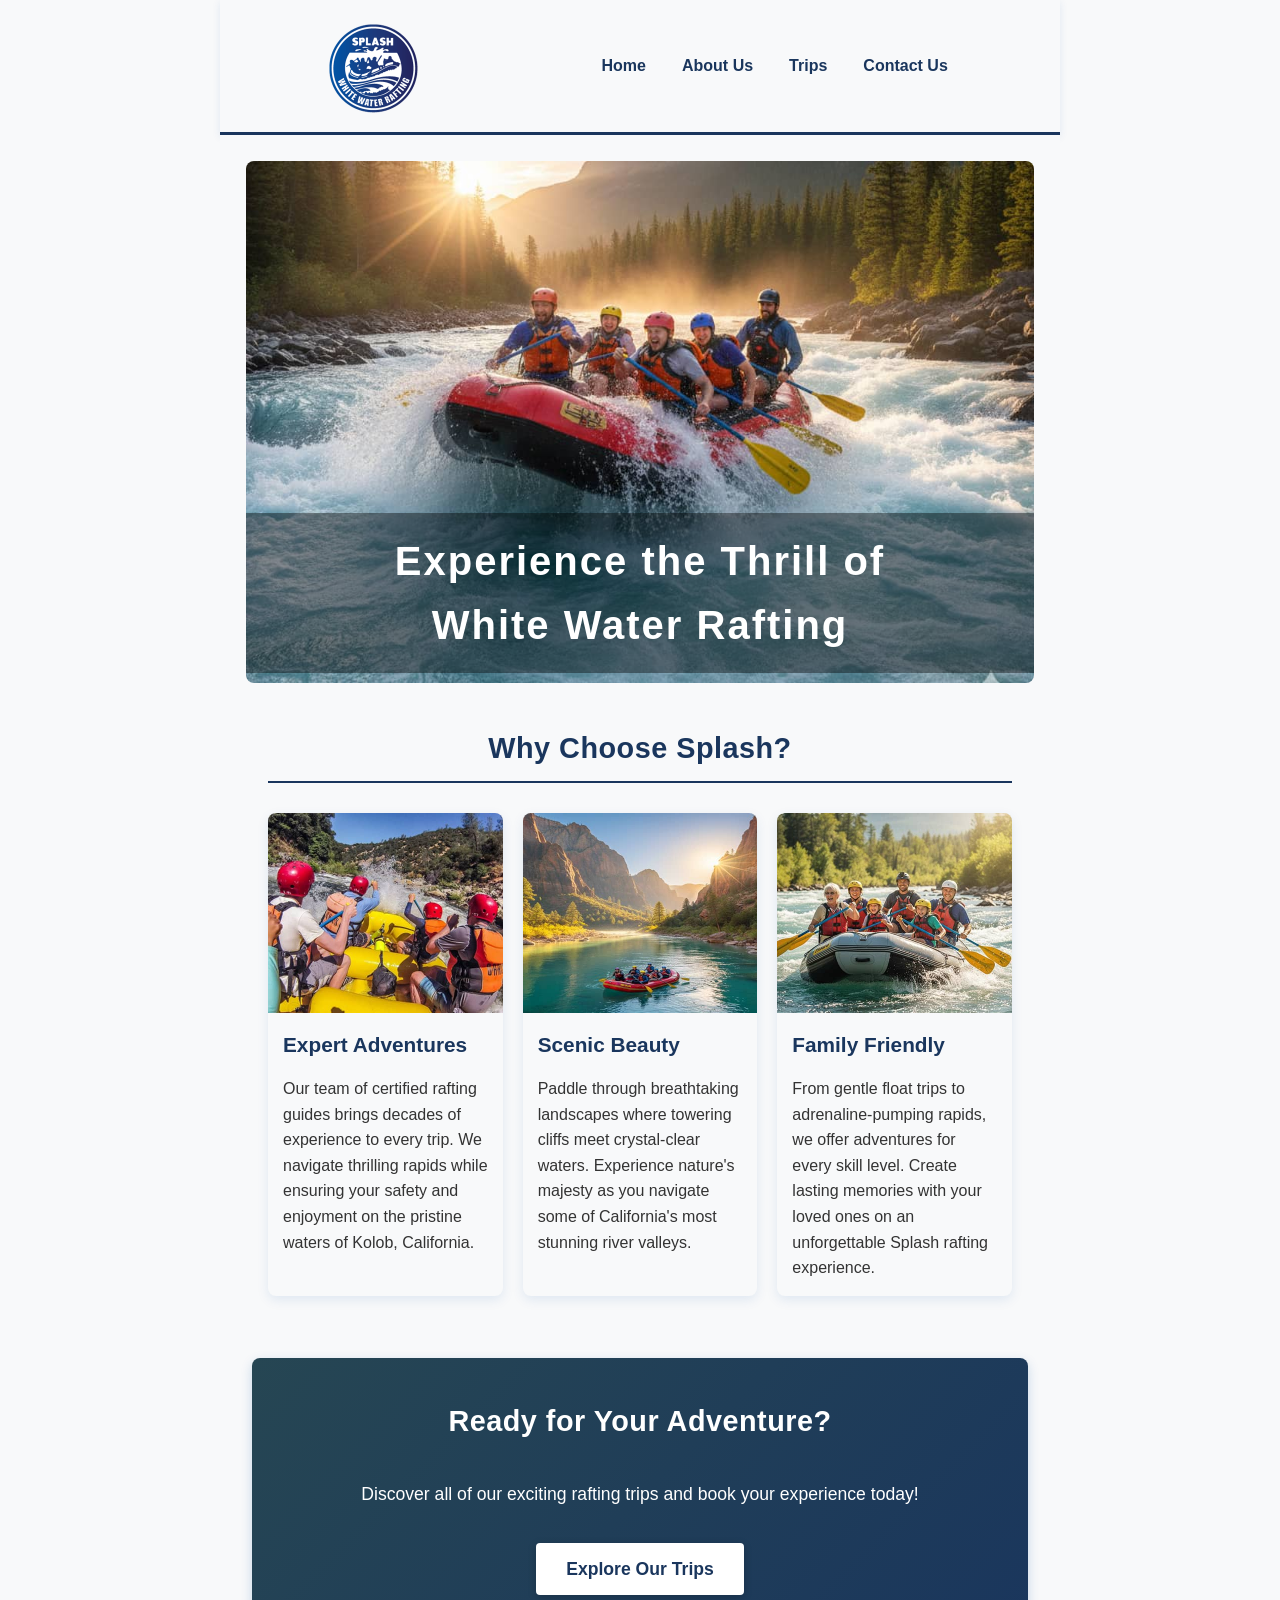
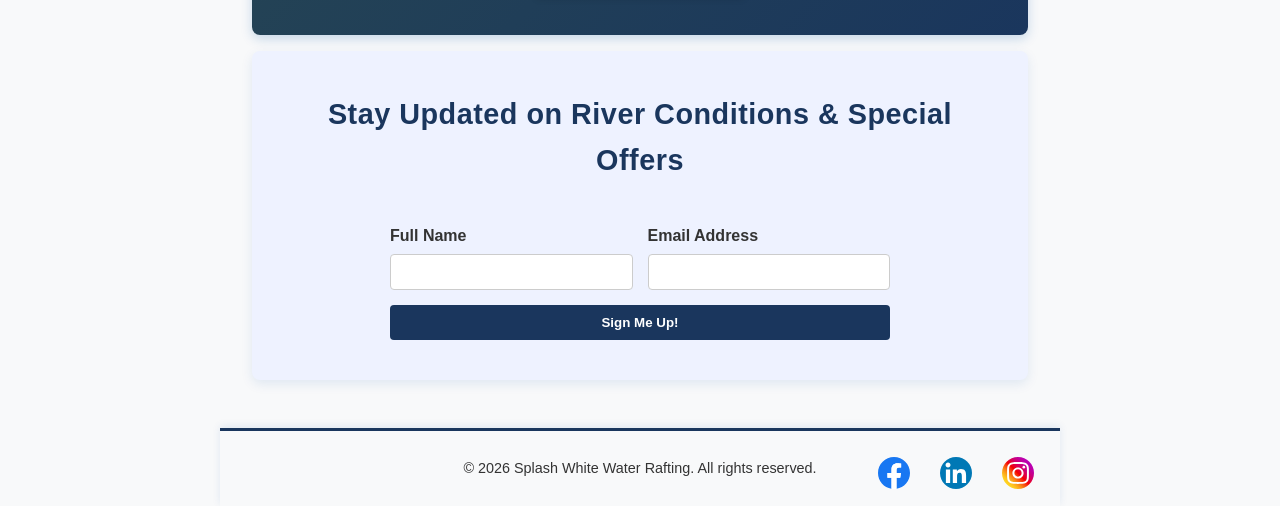
<file: wwr/index.html>
<!DOCTYPE html>
<html lang="en">

<head>
    <meta charset="UTF-8">
    <meta name="viewport" content="width=device-width, initial-scale=1.0">
    <title>Splash White Water Rafting - Adventure Awaits</title>
    <meta name="description"
      content="Experience thrilling white water rafting adventures in Kolob, California. Expert guides, scenic trips for all skill levels, and unforgettable experiences await at Splash Rafting.">
    <meta name="author" content="Sebastián Iturralde">
    <link rel="stylesheet" href="styles/rafting.css">
</head>

<body>
    <header>
        <img src="images/splash-logo.png" alt="Splash - White Water Rafting Logo">

        <nav>
            <ul>
                <li><a href="index.html">Home</a></li>
                <li><a href="about.html">About Us</a></li>
                <li><a href="trips.html">Trips</a></li>
                <li><a href="contact.html">Contact Us</a></li>
            </ul>
        </nav>

    </header>

    <main>
        <!-- Hero Section -->
        <section class="hero">
            <img src="images/hero-home.jpg" alt="White water rafting on a scenic river">
            <h1 class="hero-title">Experience the Thrill of <br> White Water Rafting</h1>
        </section>

        <!-- Featured Content Grid -->
        <section class="featured-content">
            <h2>Why Choose Splash?</h2>
            <div class="content-grid">
                <article class="feature">
                    <img src="images/adventure.jpg" alt="Adventurers on a white water raft">
                    <h3>Expert Adventures</h3>
                    <p>Our team of certified rafting guides brings decades of experience to every
                        trip. We navigate thrilling rapids while ensuring your safety and enjoyment
                        on the pristine waters of Kolob, California.</p>
                </article>
                <article class="feature">
                    <img src="images/scenic.jpg" alt="Scenic mountain landscape along the river">
                    <h3>Scenic Beauty</h3>
                    <p>Paddle through breathtaking landscapes where towering cliffs meet
                        crystal-clear waters. Experience nature's majesty as you navigate some of
                        California's most stunning river valleys.</p>
                </article>
                <article class="feature">
                    <img src="images/family.jpg" alt="Family enjoying a rafting trip together">
                    <h3>Family Friendly</h3>
                    <p>From gentle float trips to adrenaline-pumping rapids, we offer adventures for
                        every skill level. Create lasting memories with your loved ones on an
                        unforgettable Splash rafting experience.</p>
                </article>
            </div>
        </section>

        <!-- Call to Action -->
        <section class="cta-section">
            <h2>Ready for Your Adventure?</h2>
            <p>Discover all of our exciting rafting trips and book your experience today!</p>
            <a href="trips.html" class="cta-button">Explore Our Trips</a>
        </section>

        <!-- Newsletter Signup -->
        <section class="newsletter">
            <h2>Stay Updated on River Conditions & Special Offers</h2>
            <form class="newsletter-form">
                <div class="form-group">
                    <label for="newsletter-name">Full Name</label>
                    <input type="text" id="newsletter-name" name="name" required>
                </div>
                <div class="form-group">
                    <label for="newsletter-email">Email Address</label>
                    <input type="email" id="newsletter-email" name="email" required>
                </div>
                <button type="submit" class="btn-submit">Sign Me Up!</button>
            </form>
        </section>
    </main>

    <footer>
        <p>&copy; 2026 Splash White Water Rafting. All rights reserved.</p>
        <nav class="socialmedia">
            <a href="https://facebook.com">
                <img src="images/facebook.svg" alt="Facebook Icon">
            </a>
            <a href="https://linkedin.com">
                <img src="images/linkedin.svg" alt="LinkedIn Icon">
            </a>
            <a href="https://instagram.com">
                <img src="images/instagram.svg" alt="Instagram Icon">
            </a>
        </nav>
    </footer>

</body>

</html>
</file>
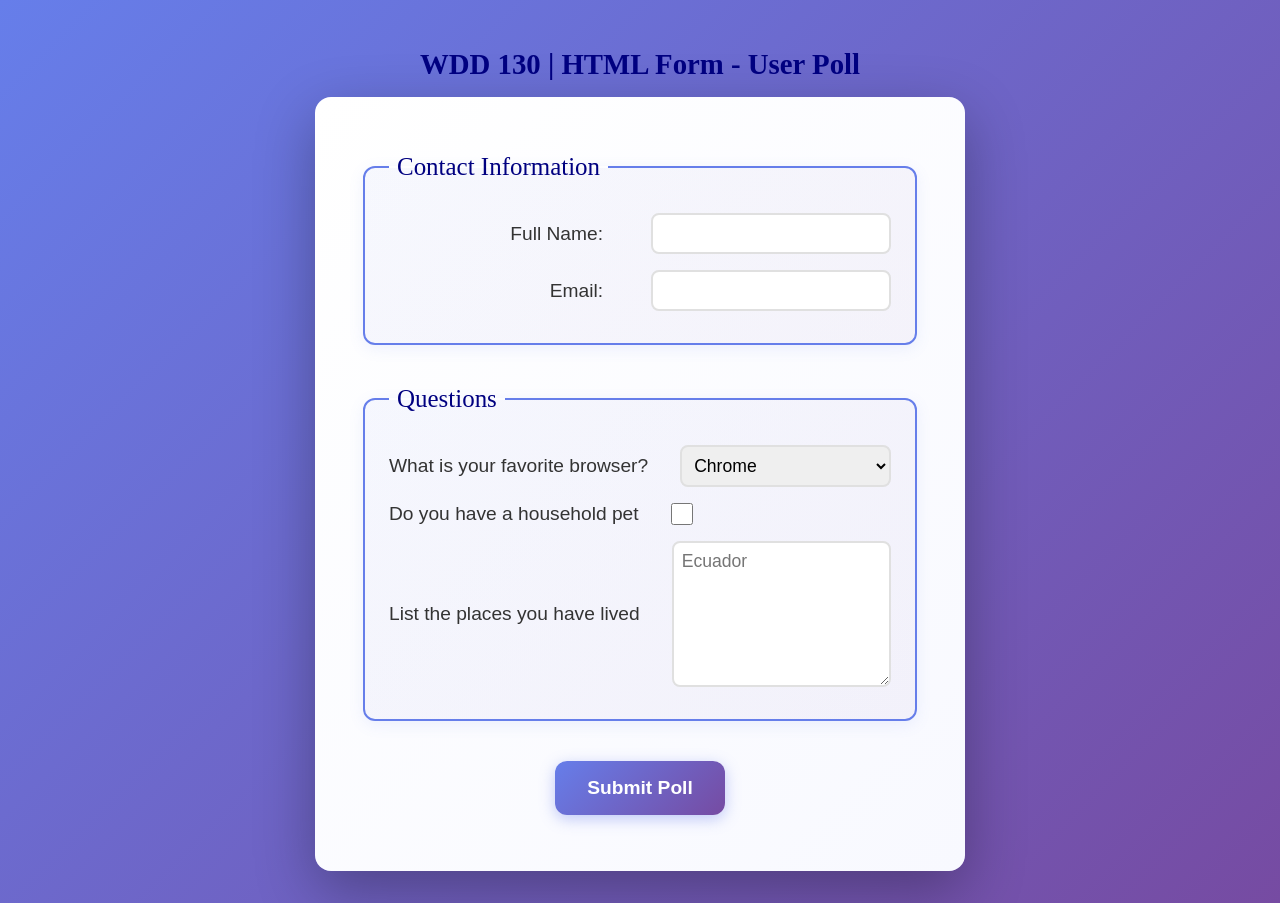
<file: week05/poll-form.html>
<!DOCTYPE html>
<html lang="en">

<head>
    <meta charset="UTF-8">
    <meta name="viewport" content="width=device-width, initial-scale=1.0">
    <title>Document</title>
    <link rel="stylesheet" href="styles/poll-forms.css">
</head>

<body>
    <h1>WDD 130 | HTML Form - User Poll</h1>
    <form action="send">
        <fieldset>
            <legend>Contact Information</legend>
            <div class="form-item column2">
                <label for="fullname">Full Name:</label>
                <input type="text" id="fullname" name="fullname">
            </div>
            <div class="form-item column2">
                <label for="useremail">Email:</label>
                <input type="email" id="useremail" name="useremail">
            </div>
        </fieldset>
        <fieldset>
            <legend>Questions</legend>
            <div class="form-item">
                <label for="browser">What is your favorite browser?</label>
                <select name="browser" id="browser">
                    <option value="1">Chrome</option>
                    <option value="2">Safari</option>
                    <option value="3">Edge</option>
                    <option value="4">Brave</option>
                    <option value="5">Other</option>
                </select>
            </div>
            <div class="form-item">
                <label for="pet">Do you have a household pet</label>
                <input type="checkbox" id="pet" name="pet">
            </div>
            <div class="form-item">
                <label for="feedback">List the places you have lived</label>
                <textarea id="feedback" name="feedback" rows="6" placeholder="Ecuador"></textarea>
            </div>
        </fieldset>
        <button type="submit">Submit Poll</button>
    </form>

</body>

</html>
</file>
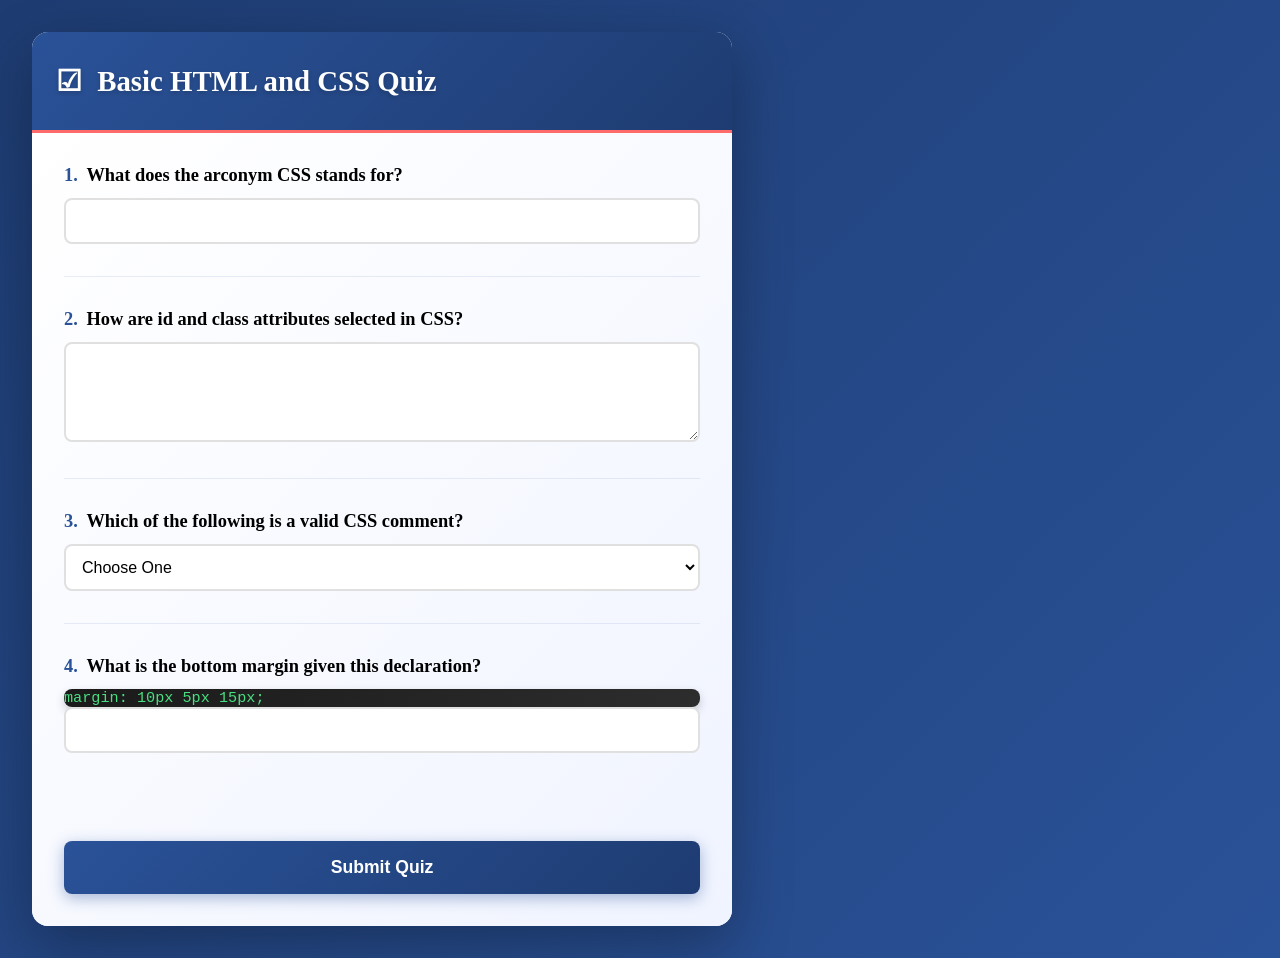
<file: week05/quiz-form.html>
<!DOCTYPE html>
<html lang="en">

<head>
    <meta charset="UTF-8">
    <meta name="viewport" content="width=device-width, initial-scale=1.0">
    <title>Quiz Forms</title>
    <link rel="stylesheet" href="styles/quiz.css">
</head>

<body>
    <main class="box">
        <h1>Basic HTML and CSS Quiz</h1>
        <form action="">
            <div class="quiz-item">
                <label for="q1">What does the arconym CSS stands for?</label>
                <input type="text" id="q1" name="q1">
            </div>
            <div class="quiz-item">
                <label for="q2">How are id and class attributes selected in CSS?</label>
                <textarea id="q2" name="q2"></textarea>
            </div>
            <div class="quiz-item">
                <label for="q3">Which of the following is a valid CSS comment?</label>
                <select id="q3" name="q3">
                    <option value="" selected disabled>Choose One</option>
                    <option value="a">A. &lt;!-- this is a comments --&gt;</option>
                    <option value="b">B. /* This is a comment */</option>
                    <option value="c">C. // This is a comment</option>
                </select>
            </div>
            <div class="quiz-item">
                <label for="q4">What is the bottom margin given this declaration?</label>
                <code class="box">margin: 10px 5px 15px;</code>
                <input type="text" id="q4" name="q4">
            </div>
            <button>Submit Quiz</button>
        </form>

    </main>
</body>

</html>
</file>
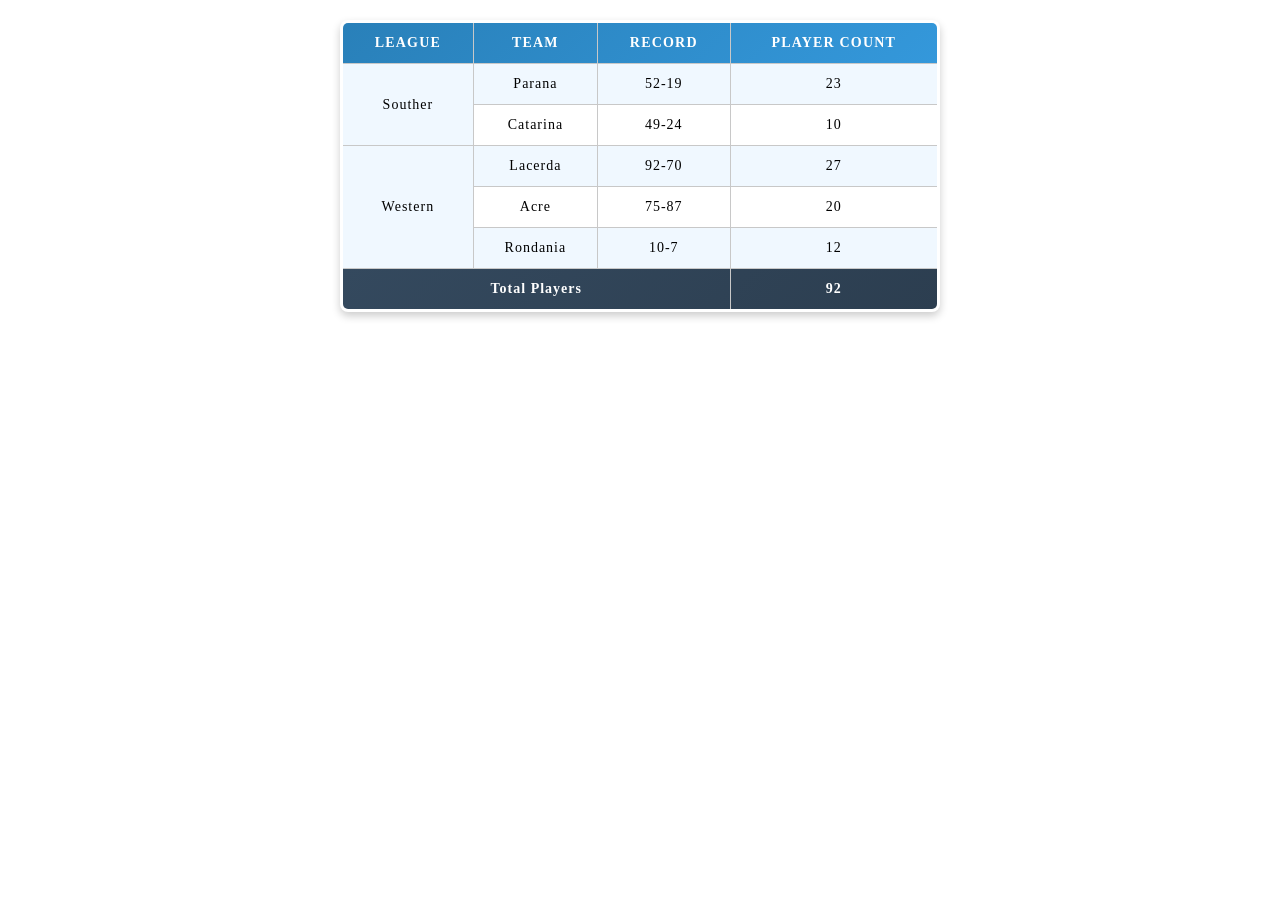
<file: week05/table.html>
<!DOCTYPE html>
<html lang="en">

<head>
    <meta charset="UTF-8">
    <meta name="viewport" content="width=device-width, initial-scale=1.0">
    <title>Document</title>
    <link rel="stylesheet" href="styles/table.css">
</head>

<body>

</body>

</html>
<table>
    <thead>
        <tr>
            <th>League</th>
            <th>Team</th>
            <th>Record</th>
            <th>Player Count</th>
        </tr>
    </thead>
    <tbody>
        <tr>
            <td rowspan="2">Souther</td>
            <td>Parana</td>
            <td>52-19</td>
            <td>23</td>
        </tr>
        <tr>
            <td>Catarina</td>
            <td>49-24</td>
            <td>10</td>
        </tr>
        <tr>
            <td rowspan="3">Western</td>
            <td>Lacerda</td>
            <td>92-70</td>
            <td>27</td>
        </tr>
        <tr>
            <td>Acre</td>
            <td>75-87</td>
            <td>20</td>
        </tr>
        <tr>
            <td>Rondania</td>
            <td>10-7</td>
            <td>12</td>
        </tr>
    </tbody>
    <tfoot>
        <tr>
            <td colspan="3">Total Players</td>
            <td>92</td>
        </tr>
    </tfoot>
</table>
</file>
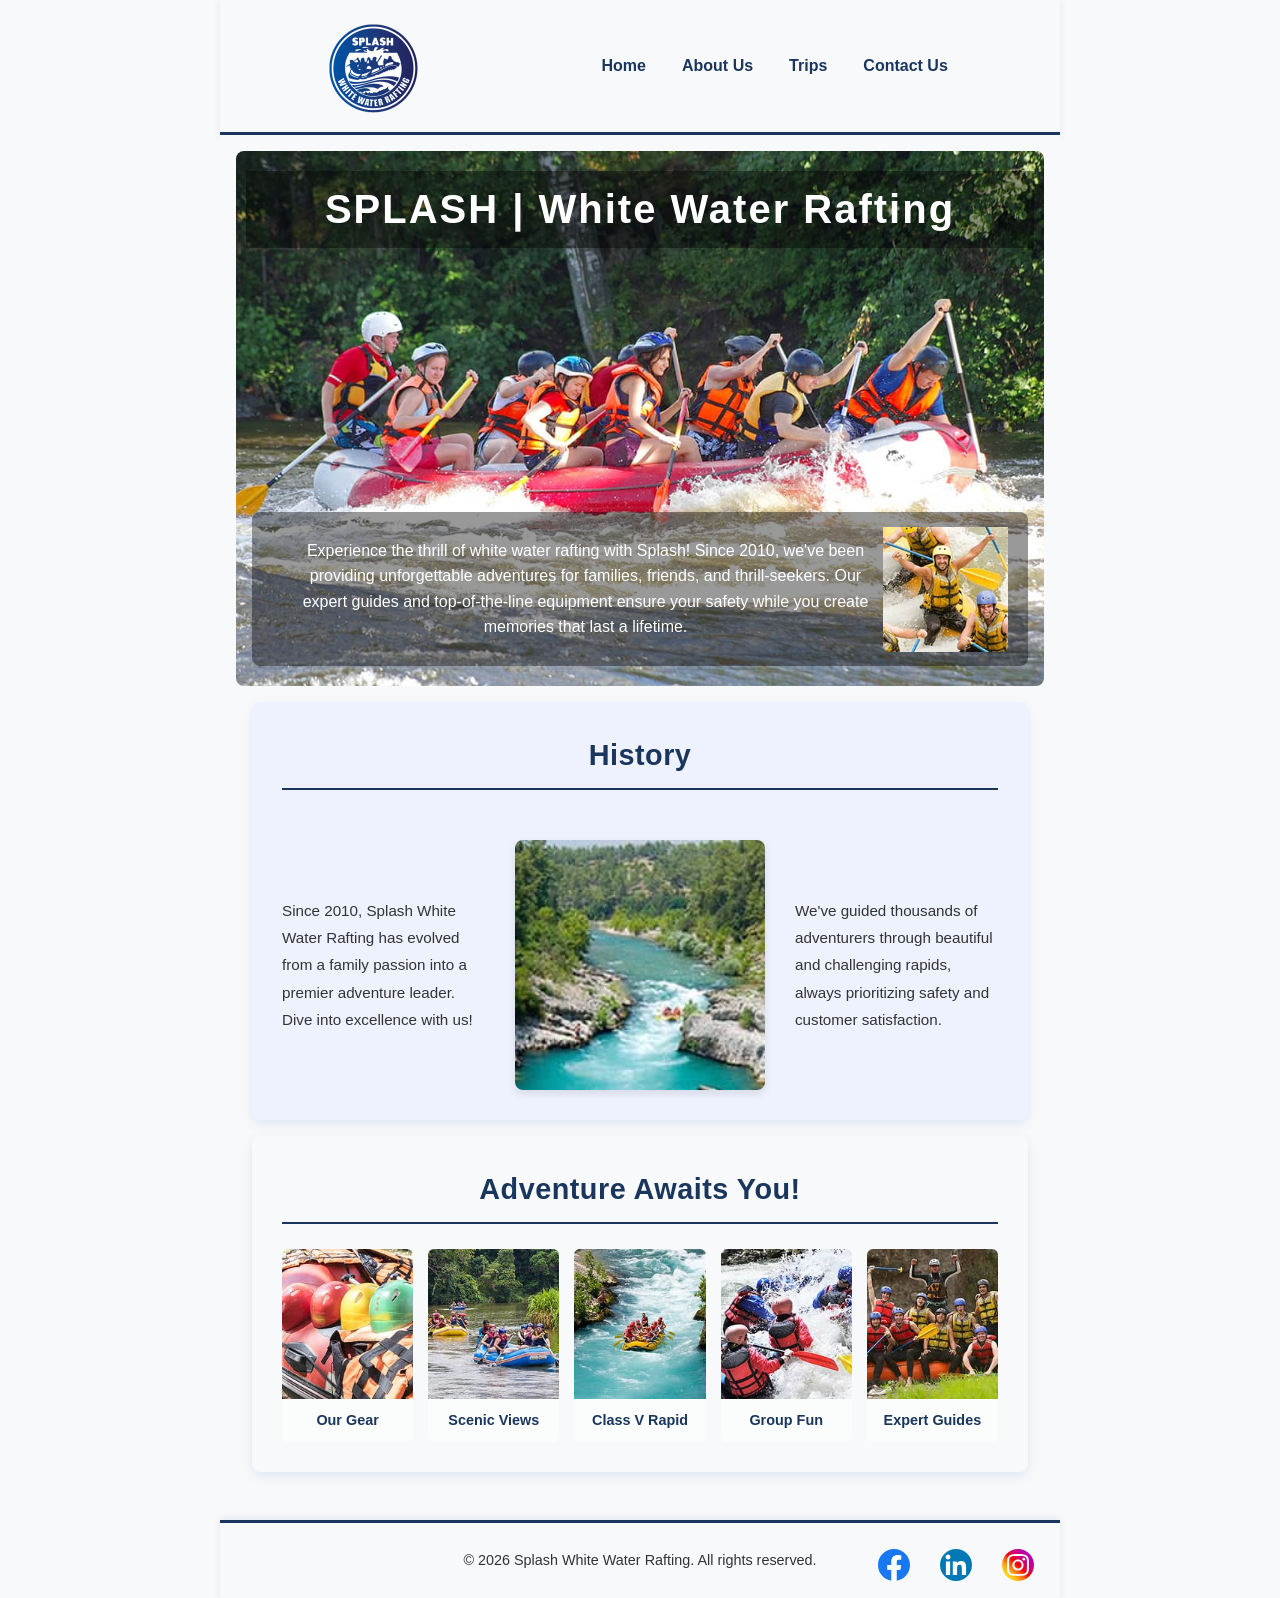
<file: wwr/about.html>
<!DOCTYPE html>
<html lang="en">

<head>
    <meta charset="UTF-8">
    <meta name="viewport" content="width=device-width, initial-scale=1.0">
    <title>About Us and the Splash White Water Rafting</title>
    <meta name="description"
      content="Learn about Splash White Water Rafting, a trusted provider of white water rafting since 2010. Discover our history, services, and book your next adventure.">
    <meta name="author" content="Sebastián Iturralde">
    <link rel="stylesheet" href="styles/rafting.css">
</head>

<body>
    <header>
        <img src="images/splash-logo.png" alt="Splash - White Water Rafting Logo">

        <nav>
            <ul>
                <li><a href="index.html">Home</a></li>
                <li><a href="about.html">About Us</a></li>
                <li><a href="trips.html">Trips</a></li>
                <li><a href="contact.html">Contact Us</a></li>
            </ul>
        </nav>

    </header>

    <main>
        <!-- Hero Section -->
        <div class="hero">
            <img src="images/splash-hero.jpg" alt="Splash Rafting Adventure for all the family">
            <h1>SPLASH | White Water Rafting</h1>
            <article>
                <img src="images/splash-client.jpg" alt="Enjoying the Splash Rafting experience">
                <p>Experience the thrill of white water rafting with Splash! Since 2010, we've been
                    providing unforgettable
                    adventures for families, friends, and thrill-seekers. Our expert guides and
                    top-of-the-line equipment
                    ensure your safety while you create memories that last a lifetime.</p>
            </article>
        </div>

        <!-- History Section -->
        <section class="history">
            <h2>History</h2>
            <p>Since 2010, Splash White Water Rafting has evolved from a family passion into a
                premier adventure leader. Dive into excellence with us!</p>
            <p>We've guided thousands of adventurers through beautiful and challenging rapids,
                always prioritizing safety and customer satisfaction.</p>
            <img src="images/rafting-history.jpg" alt="Enjoying the Splash Rafting experience">

        </section>

        <!-- Adventure Packages Section -->
        <section class="package">
            <h2>Adventure Awaits You!</h2>
            <figure>
                <img src="images/package-1.jpg" alt="Enjoying the Splash Rafting experience">
                <figcaption>Our Gear</figcaption>
            </figure>
            <figure>
                <img src="images/package-2.jpg" alt="Enjoying the Splash Rafting experience">
                <figcaption>Scenic Views</figcaption>
            </figure>
            <figure>
                <img src="images/package-3.jpg" alt="Enjoying the Splash Rafting experience">
                <figcaption>Class V Rapid</figcaption>
            </figure>
            <figure>
                <img src="images/package-4.jpg" alt="Enjoying the Splash Rafting experience">
                <figcaption>Group Fun</figcaption>
            </figure>
            <figure>
                <img src="images/package-5.jpg" alt="Enjoying the Splash Rafting experience">
                <figcaption>Expert Guides</figcaption>
            </figure>
        </section>
    </main>

    <footer>
        <p>&copy; 2026 Splash White Water Rafting. All rights reserved.</p>
        <nav class="socialmedia">
            <a href="https://facebook.com">
                <img src="images/facebook.svg" alt="Facebook Icon">
            </a>
            <a href="https://linkedin.com">
                <img src="images/linkedin.svg" alt="LinkedIn Icon">
            </a>
            <a href="https://instagram.com">
                <img src="images/instagram.svg" alt="Instagram Icon">
            </a>
        </nav>
    </footer>

</body>

</html>
</file>
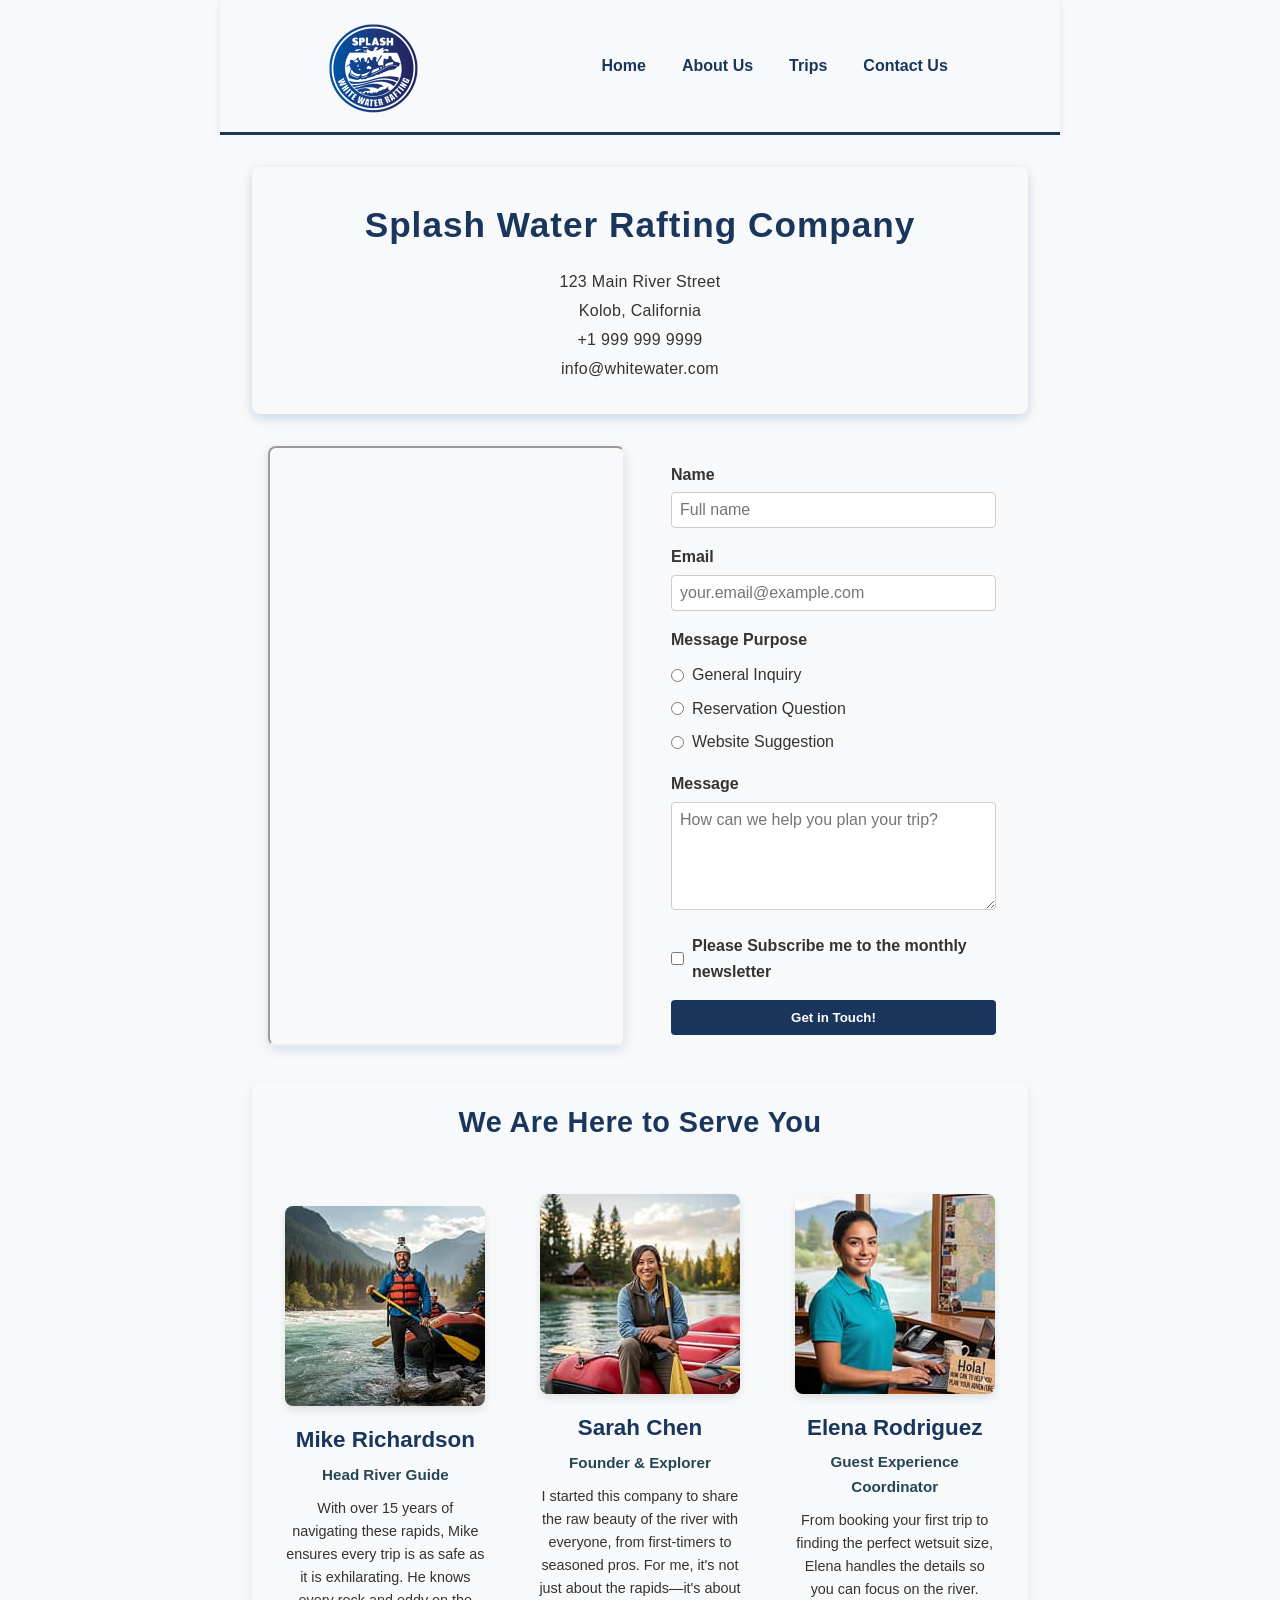
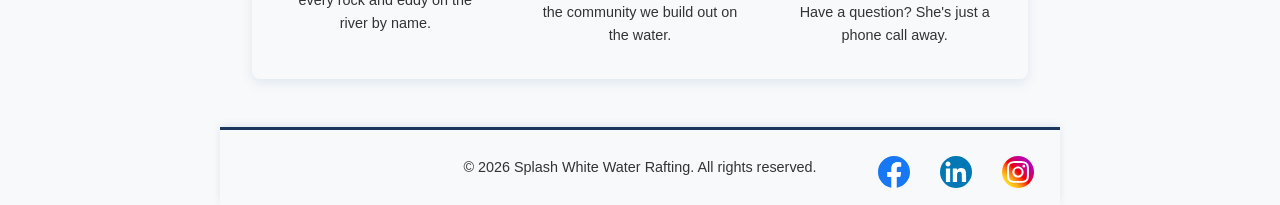
<file: wwr/contact.html>
<!DOCTYPE html>
<html lang="en">

<head>
    <meta charset="UTF-8">
    <meta name="viewport" content="width=device-width, initial-scale=1.0">
    <title>Contact Us and the Splash White Water Rafting</title>
    <meta name="description"
      content="Get in touch with Splash White Water Rafting. Book your adventure, ask questions, or find us on the river in Kolob, California. Contact us today!">
    <meta name="author" content="Sebastián Iturralde">
    <link rel="stylesheet" href="styles/rafting.css">
</head>

<body>
    <header>
        <img src="images/splash-logo.png" alt="Splash - White Water Rafting Logo">

        <nav>
            <ul>
                <li><a href="index.html">Home</a></li>
                <li><a href="about.html">About Us</a></li>
                <li><a href="trips.html">Trips</a></li>
                <li><a href="contact.html">Contact Us</a></li>
            </ul>
        </nav>

    </header>

    <main>
        <!-- Contact Header Section -->
        <section class="contact-header">
            <h1>Splash Water Rafting Company</h1>
            <address>
                123 Main River Street<br>
                Kolob, California<br>
                +1 999 999 9999<br>
                info@whitewater.com
            </address>
        </section>

        <!-- Contact Information & Form Section -->
        <section class="contact-info">

            <iframe
              src="https://www.google.com/maps/embed?pb=!1m18!1m12!1m3!1d2195.044389866999!2d-3.862410787019911!3d56.62190747330744!2m3!1f0!2f0!3f0!3m2!1i1024!2i768!4f13.1!3m3!1m2!1s0x4888a69d86ef6d8d%3A0xe3e0e412e8059039!2sSplash%20White%20Water%20Rafting!5e0!3m2!1sen!2sec!4v1770079196874!5m2!1sen!2sec"
              width="325" height="600" allowfullscreen="" loading="lazy"
              referrerpolicy="no-referrer-when-downgrade"></iframe>

            <form class="contact-form">
                <div class="form-group">
                    <label for="name">Name</label>
                    <input type="text" id="name" name="name" placeholder="Full name">
                </div>

                <div class="form-group">
                    <label for="email">Email</label>
                    <input type="email" id="email" name="email"
                      placeholder="your.email@example.com">
                </div>

                <div class="form-group">
                    <p>Message Purpose</p>
                    <div class="radio-group">
                        <label>
                            <input id="inquiry" type="radio" name="purpose" value="inquiry"> General
                            Inquiry
                        </label>
                        <label>
                            <input id="reservation" type="radio" name="purpose" value="reservation">
                            Reservation
                            Question
                        </label>
                        <label>
                            <input id="suggestion" type="radio" name="purpose" value="suggestion">
                            Website
                            Suggestion
                        </label>
                    </div>
                </div>

                <div class="form-group">
                    <label for="message">Message</label>
                    <textarea id="message" name="message" rows="5"
                      placeholder="How can we help you plan your trip?"></textarea>
                </div>

                <div class="form-group checkbox">
                    <input type="checkbox" id="newsletter" name="newsletter">
                    <label for="newsletter">Please Subscribe me to the monthly newsletter</label>
                </div>

                <button type="submit" class="btn-submit">Get in Touch!</button>
            </form>
        </section>

        <!-- Team Section -->
        <section class="team">
            <h2>We Are Here to Serve You</h2>
            <div class="team-members">
                <article class="team-member">
                    <img src="images/team_the_expert.jpg" alt="Mike, Head River Guide">
                    <h3>Mike Richardson</h3>
                    <p class="team-title">Head River Guide</p>
                    <p class="team-bio">With over 15 years of navigating these rapids, Mike ensures
                        every trip is as safe as it is exhilarating. He knows every rock and eddy on
                        the river by name.</p>
                </article>
                <article class="team-member">
                    <img src="images/team_the_heart.jpg" alt="Sarah Chen, Founder & Explorer">
                    <h3>Sarah Chen</h3>
                    <p class="team-title">Founder & Explorer</p>
                    <p class="team-bio">I started this company to share the raw beauty of the river
                        with everyone, from first-timers to seasoned pros. For me, it's not just
                        about the rapids—it's about the community we build out on the water.</p>
                </article>
                <article class="team-member">
                    <img src="images/team_the_helper.jpg" alt="Elena, Guest Experience Coordinator">
                    <h3>Elena Rodriguez</h3>
                    <p class="team-title">Guest Experience Coordinator</p>
                    <p class="team-bio">From booking your first trip to finding the perfect wetsuit
                        size, Elena handles the details so you can focus on the river. Have a
                        question? She's just a phone call away.</p>
                </article>
            </div>
        </section>

    </main>

    <footer>
        <p>&copy; 2026 Splash White Water Rafting. All rights reserved.</p>
        <nav class="socialmedia">
            <a href="https://facebook.com">
                <img src="images/facebook.svg" alt="Facebook Icon">
            </a>
            <a href="https://linkedin.com">
                <img src="images/linkedin.svg" alt="LinkedIn Icon">
            </a>
            <a href="https://instagram.com">
                <img src="images/instagram.svg" alt="Instagram Icon">
            </a>
        </nav>
    </footer>

</body>

</html>
</file>
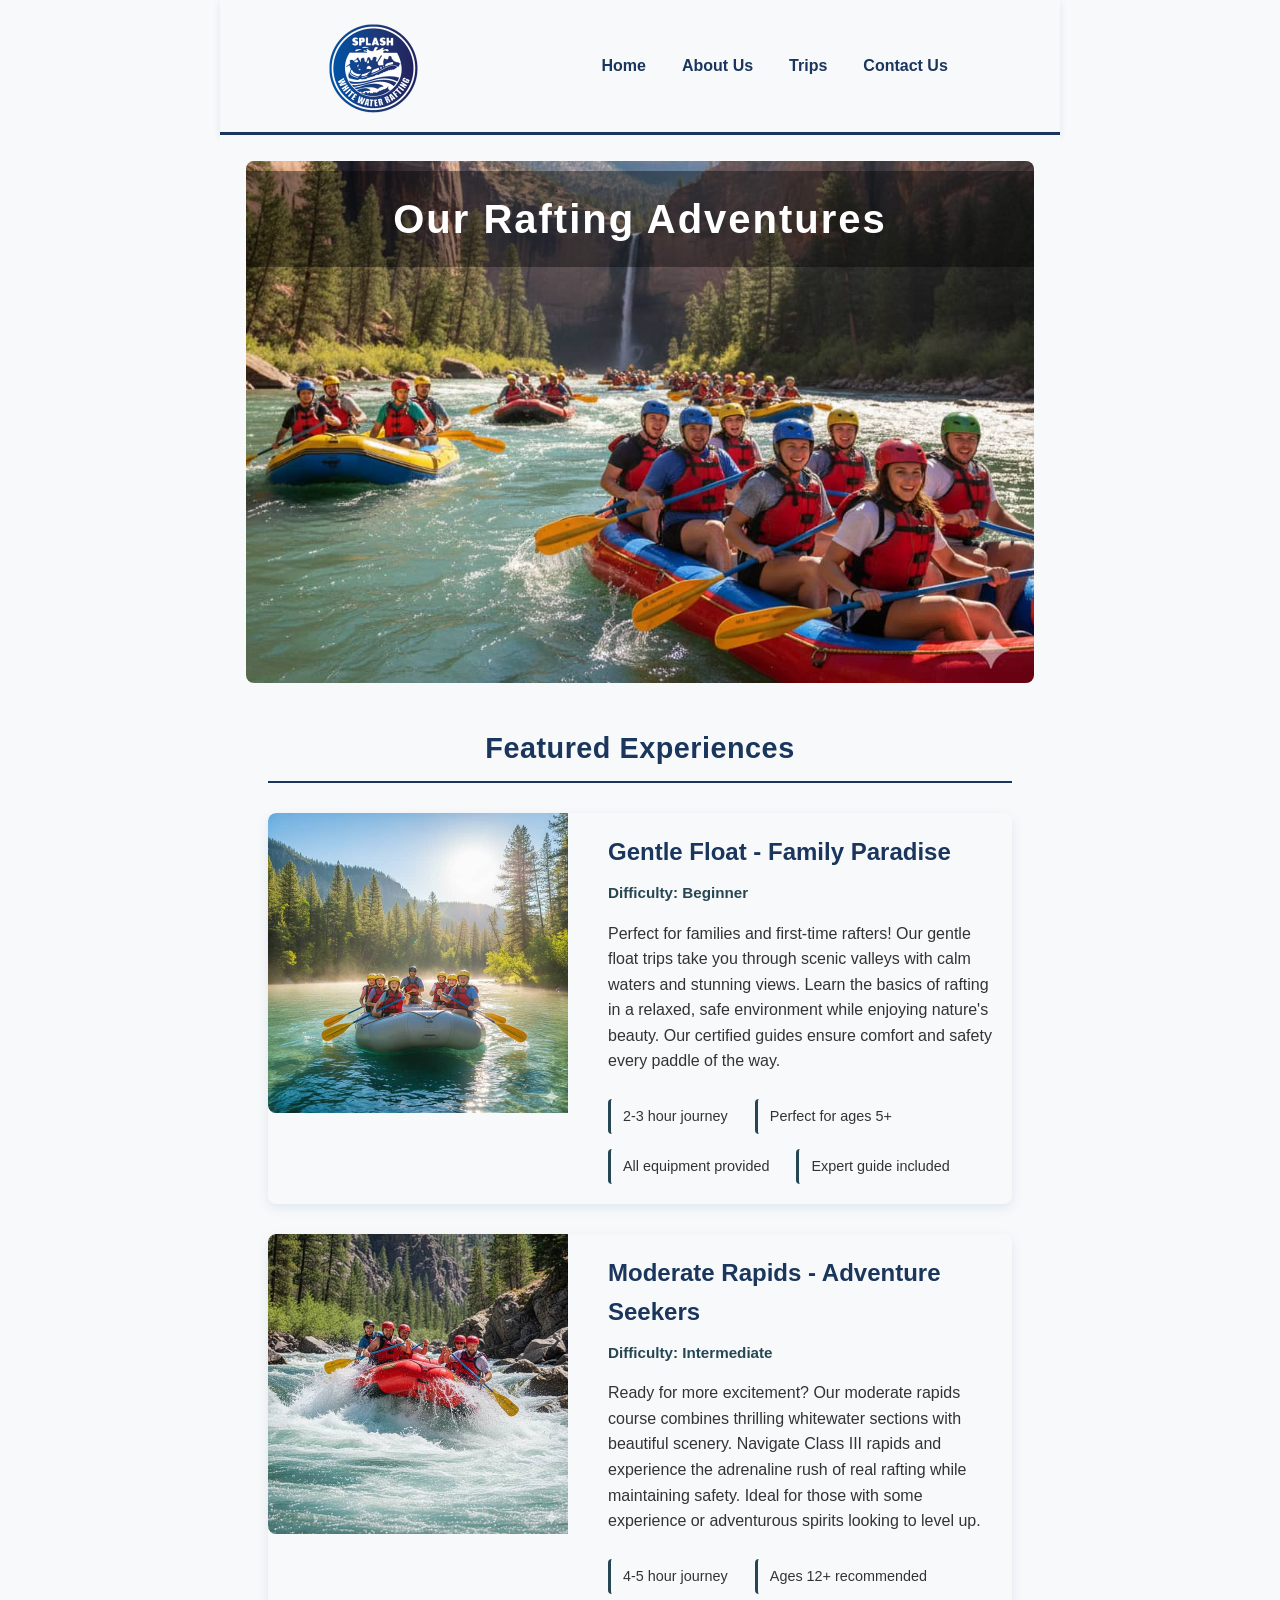
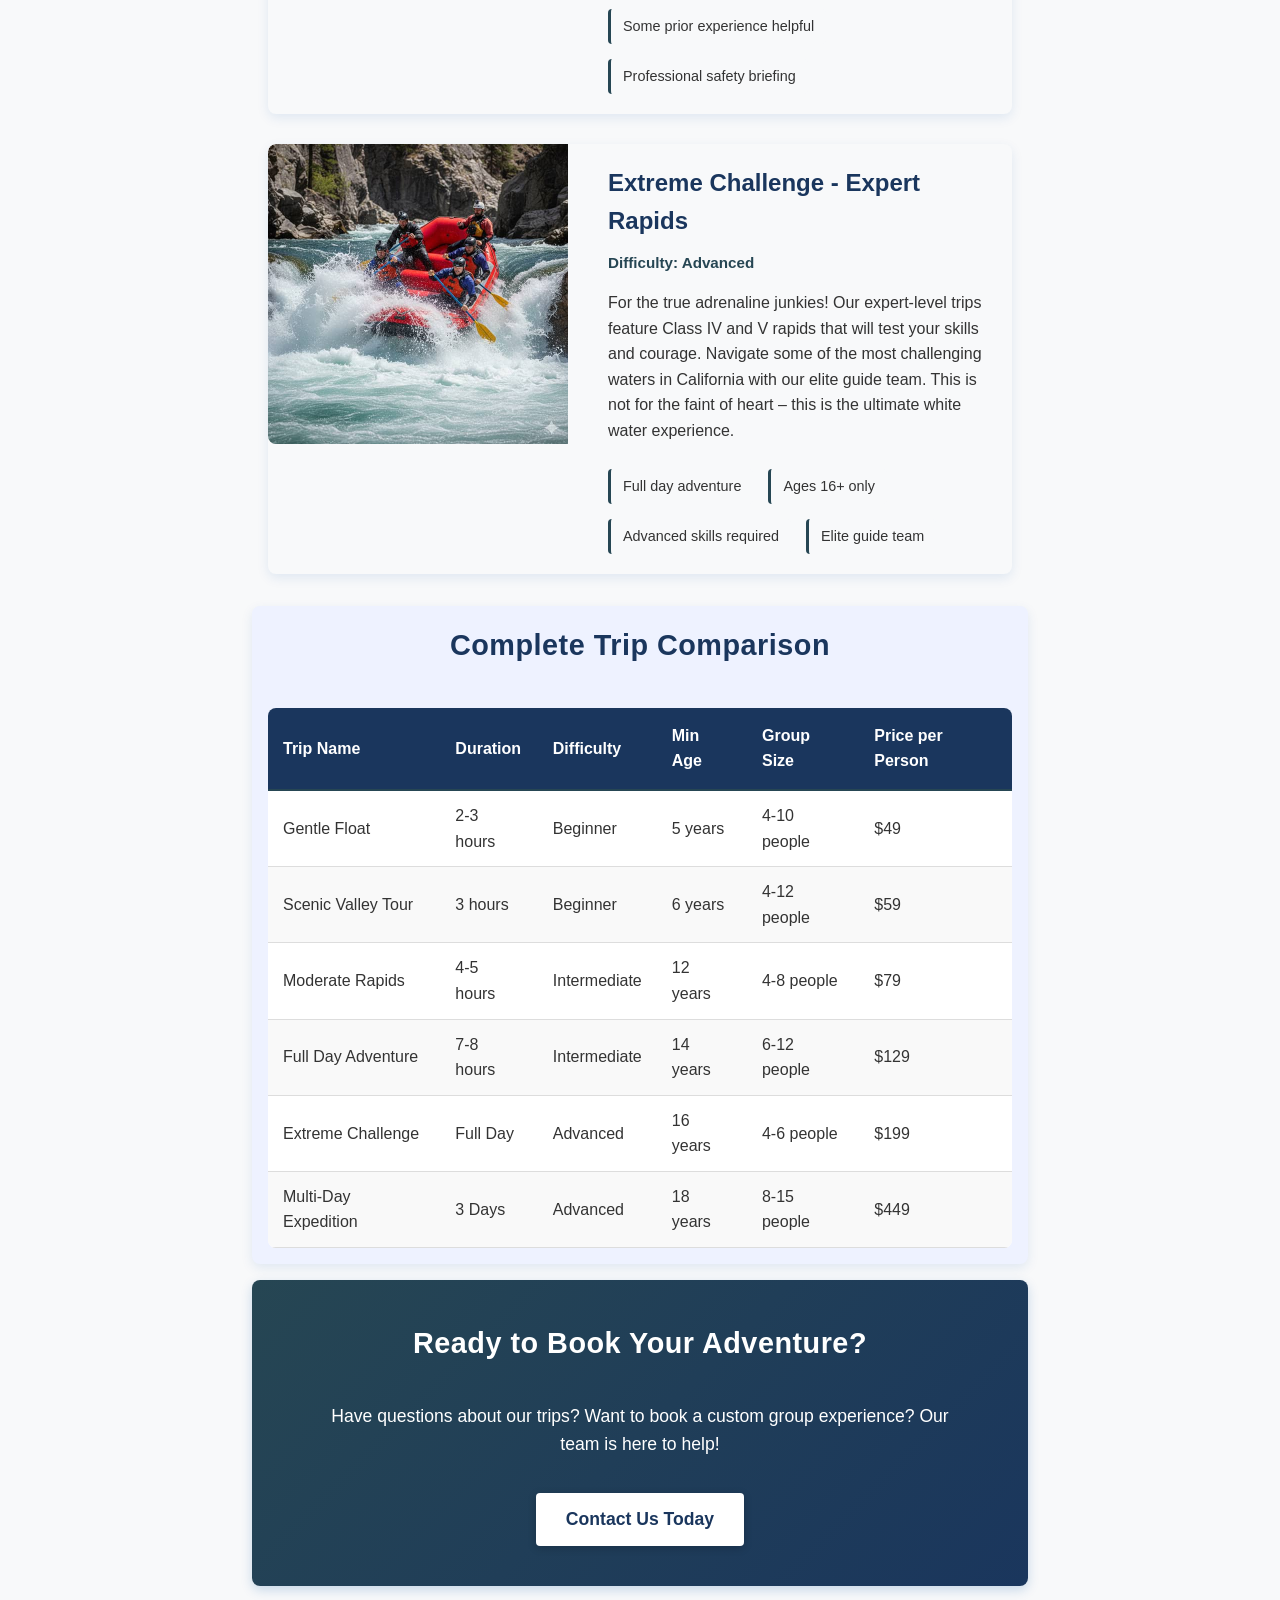
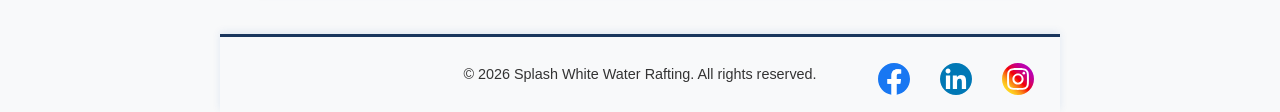
<file: wwr/trips.html>
<!DOCTYPE html>
<html lang="en">

<head>
    <meta charset="UTF-8">
    <meta name="viewport" content="width=device-width, initial-scale=1.0">
    <title>Rafting Trips - Splash White Water Rafting</title>
    <meta name="description"
      content="Explore our exciting white water rafting trips. From beginner-friendly floats to adrenaline-pumping rapids, find the perfect adventure for your skill level in Kolob, California.">
    <meta name="author" content="Sebastián Iturralde">
    <link rel="stylesheet" href="styles/rafting.css">
</head>

<body>
    <header>
        <img src="images/splash-logo.png" alt="Splash - White Water Rafting Logo">

        <nav>
            <ul>
                <li><a href="index.html">Home</a></li>
                <li><a href="about.html">About Us</a></li>
                <li><a href="trips.html">Trips</a></li>
                <li><a href="contact.html">Contact Us</a></li>
            </ul>
        </nav>

    </header>

    <main>
        <!-- Hero Section -->
        <section class="hero">
            <img src="images/hero-trips.jpg" alt="White water rafting adventure on the Kolob River">
            <h1>Our Rafting Adventures</h1>
        </section>

        <!-- Featured Trips Grid -->
        <section class="trips-featured">
            <h2>Featured Experiences</h2>
            <div class="trips-grid">
                <!-- Beginner Trip -->
                <article class="trip-card">
                    <img src="images/gentle-rapids.jpg"
                      alt="Gentle rapids perfect for beginners on the Kolob River">
                    <div class="trip-content">
                        <h3>Gentle Float - Family Paradise</h3>
                        <p class="trip-difficulty">Difficulty: Beginner</p>
                        <p>Perfect for families and first-time rafters! Our gentle float trips take
                            you through scenic valleys with calm waters and stunning views. Learn
                            the basics of rafting in a relaxed, safe environment while enjoying
                            nature's beauty. Our certified guides ensure comfort and safety every
                            paddle of the way.</p>
                        <ul class="trip-highlights">
                            <li>2-3 hour journey</li>
                            <li>Perfect for ages 5+</li>
                            <li>All equipment provided</li>
                            <li>Expert guide included</li>
                        </ul>
                    </div>
                </article>

                <!-- Intermediate Trip -->
                <article class="trip-card">
                    <img src="images/moderate-rapids.jpg"
                      alt="Moderate rapids with exciting whitewater sections">
                    <div class="trip-content">
                        <h3>Moderate Rapids - Adventure Seekers</h3>
                        <p class="trip-difficulty">Difficulty: Intermediate</p>
                        <p>Ready for more excitement? Our moderate rapids course combines thrilling
                            whitewater sections with beautiful scenery. Navigate Class III rapids
                            and experience the adrenaline rush of real rafting while maintaining
                            safety. Ideal for those with some experience or adventurous spirits
                            looking to level up.</p>
                        <ul class="trip-highlights">
                            <li>4-5 hour journey</li>
                            <li>Ages 12+ recommended</li>
                            <li>Some prior experience helpful</li>
                            <li>Professional safety briefing</li>
                        </ul>
                    </div>
                </article>

                <!-- Advanced Trip -->
                <article class="trip-card">
                    <img src="images/extreme-rapids.jpg"
                      alt="Extreme whitewater rapids for experienced rafters">
                    <div class="trip-content">
                        <h3>Extreme Challenge - Expert Rapids</h3>
                        <p class="trip-difficulty">Difficulty: Advanced</p>
                        <p>For the true adrenaline junkies! Our expert-level trips feature Class IV
                            and V rapids that will test your skills and courage. Navigate some of
                            the most challenging waters in California with our elite guide team.
                            This is not for the faint of heart – this is the ultimate white water
                            experience.</p>
                        <ul class="trip-highlights">
                            <li>Full day adventure</li>
                            <li>Ages 16+ only</li>
                            <li>Advanced skills required</li>
                            <li>Elite guide team</li>
                        </ul>
                    </div>
                </article>
            </div>
        </section>

        <!-- Trips Information Table -->
        <section class="trips-table-section">
            <h2>Complete Trip Comparison</h2>
            <div class="table-wrapper">
                <table class="trips-table">
                    <thead>
                        <tr>
                            <th>Trip Name</th>
                            <th>Duration</th>
                            <th>Difficulty</th>
                            <th>Min Age</th>
                            <th>Group Size</th>
                            <th>Price per Person</th>
                        </tr>
                    </thead>
                    <tbody>
                        <tr>
                            <td>Gentle Float</td>
                            <td>2-3 hours</td>
                            <td>Beginner</td>
                            <td>5 years</td>
                            <td>4-10 people</td>
                            <td>$49</td>
                        </tr>
                        <tr>
                            <td>Scenic Valley Tour</td>
                            <td>3 hours</td>
                            <td>Beginner</td>
                            <td>6 years</td>
                            <td>4-12 people</td>
                            <td>$59</td>
                        </tr>
                        <tr>
                            <td>Moderate Rapids</td>
                            <td>4-5 hours</td>
                            <td>Intermediate</td>
                            <td>12 years</td>
                            <td>4-8 people</td>
                            <td>$79</td>
                        </tr>
                        <tr>
                            <td>Full Day Adventure</td>
                            <td>7-8 hours</td>
                            <td>Intermediate</td>
                            <td>14 years</td>
                            <td>6-12 people</td>
                            <td>$129</td>
                        </tr>
                        <tr>
                            <td>Extreme Challenge</td>
                            <td>Full Day</td>
                            <td>Advanced</td>
                            <td>16 years</td>
                            <td>4-6 people</td>
                            <td>$199</td>
                        </tr>
                        <tr>
                            <td>Multi-Day Expedition</td>
                            <td>3 Days</td>
                            <td>Advanced</td>
                            <td>18 years</td>
                            <td>8-15 people</td>
                            <td>$449</td>
                        </tr>
                    </tbody>
                </table>
            </div>
        </section>

        <!-- Call to Action -->
        <section class="cta-contact">
            <h2>Ready to Book Your Adventure?</h2>
            <p>Have questions about our trips? Want to book a custom group experience? Our team is
                here to help!</p>
            <a href="contact.html" class="cta-button-secondary">Contact Us Today</a>
        </section>
    </main>

    <footer>
        <p>&copy; 2026 Splash White Water Rafting. All rights reserved.</p>
        <nav class="socialmedia">
            <a href="https://facebook.com">
                <img src="images/facebook.svg" alt="Facebook Icon">
            </a>
            <a href="https://linkedin.com">
                <img src="images/linkedin.svg" alt="LinkedIn Icon">
            </a>
            <a href="https://instagram.com">
                <img src="images/instagram.svg" alt="Instagram Icon">
            </a>
        </nav>
    </footer>

</body>

</html>
</file>
<file: wwr/styles/rafting.css>
:root {
    /* Colors */
    --primary-dark: rgb(26, 54, 93);
    --accent-blue: rgb(38, 70, 83);
    --text-dark: rgb(51, 51, 51);
    --text-white: rgb(255, 255, 255);
    --bg-light: rgb(248, 249, 250);
    --bg-accent: rgb(248, 249, 250);
    --bg-history: rgb(238, 242, 255);
    --overlay-dark: rgba(0, 0, 0, 0.4);
    
    /* Spacing */
    --spacing-md: 10px;
    --spacing-lg: 16px;
    
    /* Fonts */
    --heading-font: "Trebuchet MS", "Arial Black", sans-serif;
    --body-font: Arial, Helvetica, sans-serif;
}

* {
    margin: 0;
    padding: 0;
    box-sizing: border-box;
}

body {
    font-family: var(--body-font);
    color: var(--text-dark);
    background-color: var(--bg-light);
}

header, main, footer {
    width: 840px;
    margin: 0 auto;
    background-color: var(--bg-light);
}

header {
    display: grid;
    grid-template-columns: 1fr 2fr;
    place-items: center;
    padding: var(--spacing-lg);
    border-bottom: 3px solid var(--primary-dark);
    box-shadow: 0 2px 8px rgb(1 83 165 / 0.1);
}

header img {
    width: 100px;
    height: auto;
    border-radius: 8px;
}

h1, h2 {
    font-family: var(--heading-font);
    color: var(--primary-dark);
    font-weight: bold;
    letter-spacing: 0.5px;
}

h2 {
    font-size: 1.8rem;
    margin-bottom: var(--spacing-lg);
    border-bottom: 2px solid var(--primary-dark);
    padding-bottom: var(--spacing-md);
}

nav ul {
    list-style: none;
    display: flex;
    justify-content: space-around;
    align-items: center;
    gap: var(--spacing-lg);
}

nav a {
    color: var(--primary-dark);
    text-decoration: none;
    font-weight: bold;
    padding: var(--spacing-md);
    border-bottom: 2px solid rgba(0, 0, 0, 0);
    transition: all 0.3s ease;
}

nav a:hover {
    color: var(--accent-blue);
    border-bottom-color: var(--accent-blue);
    padding-bottom: 6px;
}

main {
    padding: var(--spacing-lg);
}

p, section, article {
    margin: var(--spacing-lg);
    padding: var(--spacing-md);
    line-height: 1.6;
}

.hero {
    position: relative;
    margin: 0;
}

.hero img {
    display: block;
    width: 100%;
    height: auto;
    border-radius: 8px;
}

.hero h1 {
    position: absolute;
    top: 20px;
    left: var(--spacing-md);
    right: var(--spacing-md);
    padding: var(--spacing-lg);
    text-align: center;
    background-color: var(--overlay-dark);
    color: var(--text-white);
    font-size: 2.5rem;
    letter-spacing: 2px;
    margin: 0;
}

.hero-title {
    top: auto !important;
    bottom: 20px !important;
}

.hero article {
    position: absolute;
    bottom: 20px;
    width: calc(100% - 32px);
    padding: 0 20px;
    margin: 0 16px;
    text-align: center;
    background-color: var(--overlay-dark);
    color: var(--text-white);
    border-radius: 8px;
}

.hero article img {
    float: right;
    width: 125px;
    padding-top: 15px;
    margin-left: var(--spacing-md);
    border-radius: 6px;
}

.history {
    display: grid;
    grid-template-columns: 1fr 250px 1fr;
    gap: 30px;
    background-color: var(--bg-history);
    border: none;
    border-radius: 8px;
    box-shadow: 0 4px 12px rgb(1 83 165 / 0.1);
    margin: var(--spacing-lg);
    padding: 30px;
    align-items: center;
}

.history h2 {
    grid-column: 1/4;
    text-align: center;
    margin-bottom: 20px;
}

.history p {
    margin: 0;
    padding: 0;
    line-height: 1.8;
    font-size: 0.95rem;
}

.history img {
    width: 100%;
    height: 250px;
    object-fit: cover;
    grid-column: 2/3;
    grid-row: 2/3;
    border-radius: 8px;
    box-shadow: 0 4px 8px rgba(0, 0, 0, 0.1);
}

.package {
    display: grid;
    grid-template-columns: repeat(5, 1fr);
    gap: 15px;
    background-color: var(--bg-accent);
    border: none;
    border-radius: 8px;
    box-shadow: 0 4px 12px rgb(1 83 165 / 0.1);
    margin: var(--spacing-lg);
    padding: 30px;
}

.package h2 {
    grid-column: 1/6;
    text-align: center;
    margin-bottom: 10px;
}

.package figure {
    display: flex;
    flex-direction: column;
    align-items: center;
    margin: 0;
    padding: 0;
    background-color: rgba(255, 255, 255, 0.5);
    border-radius: 6px;
    padding-bottom: 10px;
    transition: transform 0.3s ease, box-shadow 0.3s ease;
}

.package figure:hover {
    transform: translateY(-5px);
    box-shadow: 0 6px 16px rgba(0, 0, 0, 0.12);
}

.package img {
    width: 100%;
    height: 150px;
    object-fit: cover;
    padding: 0;
    border-radius: 6px 6px 0 0;
}

.package figcaption {
    text-align: center;
    padding: 10px 8px 0 8px;
    color: var(--primary-dark);
    font-weight: bold;
    font-size: 0.9rem;
}

.socialmedia {
    display: flex;
    gap: var(--spacing-md);
}

.socialmedia a {
    transition: transform 0.3s ease;
}

.socialmedia a:hover {
    transform: scale(1.15);
}

.socialmedia a img {
    width: 32px;
    height: 32px;
    border-radius: 4px;
}

footer {
    position: relative;
    text-align: center;
    padding: var(--spacing-lg);
    border-top: 3px solid var(--primary-dark);
    margin-top: var(--spacing-lg);
    box-shadow: 0 -2px 8px rgb(1 83 165 / 0.1);
}

footer p {
    margin: 0;
    font-size: 0.9rem;
    color: var(--text-dark);
}

footer .socialmedia {
    position: absolute;
    top: var(--spacing-lg);
    right: var(--spacing-lg);
    margin: 0;
    padding: 0;
}
/* Contact Page Styles */
.contact-header {
    text-align: center;
    padding: 30px var(--spacing-lg);
    margin: var(--spacing-lg);
    border-radius: 8px;
    box-shadow: 0 4px 12px rgb(1 83 165 / 0.2);
}

.contact-header h1 {
    font-size: 2.2rem;
    margin-bottom: 15px;
    letter-spacing: 1px;
}

.contact-header address {
    font-style: normal;
    font-size: 1rem;
    line-height: 1.8;
    letter-spacing: 0.3px;
}

.contact-info {
    display: grid;
    grid-template-columns: 1fr 1fr;
    gap: 30px;
    margin: var(--spacing-lg);
    padding: var(--spacing-lg);
}

.contact-info iframe {
    width: 100%;
    height: auto;
    min-height: 600px;
    border-radius: 8px;
    box-shadow: 0 4px 12px rgb(1 83 165 / 0.15);
    transition: box-shadow 0.3s ease;
}

.contact-info iframe:hover {
    box-shadow: 0 8px 20px rgb(1 83 165 / 0.25);
}

.contact-form {
    padding: var(--spacing-lg);
}

.form-group {
    margin-bottom: var(--spacing-lg);
}

.form-group label {
    display: block;
    font-weight: bold;
    margin-bottom: 5px;
    color: var(--text-dark);
}

.form-group input[type="text"],
.form-group input[type="email"],
.form-group textarea {
    width: 100%;
    padding: 8px;
    border: 1px solid #ccc;
    border-radius: 4px;
    font-family: var(--body-font);
    font-size: 1rem;
}

.form-group textarea {
    resize: vertical;
}

.form-group p {
    margin: 0 0 10px 0;
    padding: 0;
    font-weight: bold;
}

.radio-group {
    display: flex;
    flex-direction: column;
    gap: 8px;
}

.radio-group label {
    display: flex;
    align-items: center;
    font-weight: normal;
    margin-bottom: 0;
}

.radio-group input[type="radio"] {
    margin-right: 8px;
}

.checkbox {
    display: flex;
    align-items: center;
    gap: 8px;
}

.checkbox input[type="checkbox"] {
    width: auto;
    margin: 0;
}

.checkbox label {
    display: inline;
    margin-bottom: 0;
}

.btn-submit {
    background-color: var(--primary-dark);
    color: var(--text-white);
    padding: 10px 20px;
    border: none;
    border-radius: 4px;
    font-weight: bold;
    cursor: pointer;
    transition: background-color 0.3s ease;
    width: 100%;
}

.btn-submit:hover {
    background-color: var(--accent-blue);
}

.team {
    background-color: var(--bg-accent);
    padding: var(--spacing-lg);
    margin: var(--spacing-lg);
    border-radius: 8px;
    box-shadow: 0 4px 12px rgb(1 83 165 / 0.1);
}

.team h2 {
    text-align: center;
    border: none;
    padding-bottom: var(--spacing-lg);
}


.team-members {
    display: grid;
    grid-template-columns: repeat(3, 1fr);
    gap: 20px;
    place-items: center;
}

.team-member {
    text-align: center;
    margin: 0;
    padding: var(--spacing-lg);
    display: flex;
    flex-direction: column;
    align-items: center;
}

.team-member img {
    width: 200px;
    height: 200px;
    border-radius: 8px;
    margin-bottom: var(--spacing-lg);
    background-color: #ddd;
    object-fit: cover;
    box-shadow: 0 4px 8px rgba(0, 0, 0, 0.1);
}

.team-member h3 {
    font-family: var(--heading-font);
    font-size: 1.4rem;
    color: var(--primary-dark);
    margin: 0 0 5px 0;
    padding: 0;
}

.team-title {
    color: var(--accent-blue);
    font-weight: bold;
    font-size: 0.95rem;
    margin: 0 0 10px 0;
    padding: 0;
}

.team-bio {
    font-size: 0.9rem;
    line-height: 1.6;
    color: var(--text-dark);
    margin: 0;
    padding: 0;
    max-width: 280px;
    font-weight: normal;
}

/* Featured Content Grid */
.featured-content {
    margin: var(--spacing-lg);
    padding: var(--spacing-lg);
}

.featured-content h2 {
    text-align: center;
    margin-bottom: 30px;
}

.content-grid {
    display: grid;
    grid-template-columns: repeat(3, 1fr);
    gap: 20px;
    margin-bottom: 30px;
}

.feature {
    background-color: var(--bg-accent);
    border-radius: 8px;
    box-shadow: 0 4px 12px rgb(1 83 165 / 0.1);
    overflow: hidden;
    transition: transform 0.3s ease, box-shadow 0.3s ease;
    margin: 0;
    padding: 0;
    display: flex;
    flex-direction: column;
}

.feature:hover {
    transform: translateY(-5px);
    box-shadow: 0 8px 16px rgb(1 83 165 / 0.15);
}

.feature img {
    width: 100%;
    height: 200px;
    object-fit: cover;
    margin: 0;
    padding: 0;
    border-radius: 0;
}

.feature h3 {
    font-family: var(--heading-font);
    font-size: 1.3rem;
    color: var(--primary-dark);
    margin: 15px;
    padding: 0;
}

.feature p {
    margin: 0 15px 15px 15px;
    padding: 0;
    flex-grow: 1;
    line-height: 1.6;
}

/* Call to Action Section */
.cta-section {
    background: linear-gradient(135deg, var(--accent-blue), var(--primary-dark));
    color: var(--text-white);
    padding: 40px;
    margin: var(--spacing-lg);
    border-radius: 8px;
    text-align: center;
    box-shadow: 0 4px 12px rgb(1 83 165 / 0.2);
}

.cta-section h2 {
    color: var(--text-white);
    border: none;
    margin-bottom: 15px;
}

.cta-section p {
    font-size: 1.1rem;
    margin-bottom: 25px;
    color: var(--text-white);
}

.cta-button {
    display: inline-block;
    background-color: var(--text-white);
    color: var(--primary-dark);
    padding: 12px 30px;
    text-decoration: none;
    border-radius: 4px;
    font-weight: bold;
    font-size: 1.1rem;
    transition: all 0.3s ease;
    box-shadow: 0 2px 8px rgba(0, 0, 0, 0.2);
}

.cta-button:hover {
    background-color: var(--bg-light);
    transform: scale(1.05);
    box-shadow: 0 4px 12px rgba(0, 0, 0, 0.3);
}

/* Newsletter Section */
.newsletter {
    background-color: var(--bg-history);
    padding: 40px;
    margin: var(--spacing-lg);
    border-radius: 8px;
    box-shadow: 0 4px 12px rgb(1 83 165 / 0.1);
}

.newsletter h2 {
    text-align: center;
    margin-bottom: 30px;
    border: none;
}

.newsletter-form {
    max-width: 500px;
    margin: 0 auto;
    display: grid;
    grid-template-columns: 1fr 1fr;
    gap: 15px;
}

.newsletter-form .form-group {
    margin-bottom: 0;
}

.newsletter-form .form-group input {
    width: 100%;
}

.newsletter-form button {
    grid-column: 1 / 3;
}

@media (max-width: 768px) {
    .content-grid {
        grid-template-columns: 1fr;
    }
    
    .newsletter-form {
        grid-template-columns: 1fr;
    }
    
    .newsletter-form button {
        grid-column: 1 / 2;
    }
}

/* Trips Page Styles */
.trips-featured {
    margin: var(--spacing-lg);
    padding: var(--spacing-lg);
}

.trips-featured h2 {
    text-align: center;
    margin-bottom: 30px;
}

.trips-grid {
    display: grid;
    grid-template-columns: 1fr;
    gap: 30px;
}

.trip-card {
    display: grid;
    grid-template-columns: 300px 1fr;
    gap: 20px;
    background-color: var(--bg-accent);
    border-radius: 8px;
    overflow: hidden;
    box-shadow: 0 4px 12px rgb(1 83 165 / 0.1);
    transition: transform 0.3s ease, box-shadow 0.3s ease;
    margin: 0;
    padding: 0;
}

.trip-card:hover {
    transform: translateY(-5px);
    box-shadow: 0 8px 16px rgb(1 83 165 / 0.15);
}

.trip-card img {
    width: 100%;
    height: 300px;
    object-fit: cover;
    margin: 0;
    padding: 0;
    border-radius: 8px 0 0 8px;
}

.trip-content {
    padding: 20px;
    margin: 0;
    display: flex;
    flex-direction: column;
}

.trip-card h3 {
    font-family: var(--heading-font);
    font-size: 1.5rem;
    color: var(--primary-dark);
    margin: 0 0 10px 0;
    padding: 0;
}

.trip-difficulty {
    color: var(--accent-blue);
    font-weight: bold;
    font-size: 0.95rem;
    margin: 0 0 10px 0;
    padding: 0;
}

.trip-card p {
    margin: 0 0 15px 0;
    padding: 0;
    line-height: 1.6;
    flex-grow: 1;
}

.trip-highlights {
    list-style: none;
    margin: 10px 0 0 0;
    padding: 0;
    display: flex;
    flex-wrap: wrap;
    gap: 15px;
}

.trip-highlights li {
    background-color: var(--bg-light);
    padding: 6px 12px;
    border-radius: 4px;
    font-size: 0.9rem;
    border-left: 3px solid var(--accent-blue);
}

/* Trips Table Section */
.trips-table-section {
    margin: var(--spacing-lg);
    padding: var(--spacing-lg);
    background-color: var(--bg-history);
    border-radius: 8px;
    box-shadow: 0 4px 12px rgb(1 83 165 / 0.1);
}

.trips-table-section h2 {
    text-align: center;
    margin-bottom: 30px;
    border: none;
}

.table-wrapper {
    overflow-x: auto;
    border-radius: 8px;
}

.trips-table {
    width: 100%;
    border-collapse: collapse;
    background-color: var(--text-white);
}

.trips-table thead {
    background-color: var(--primary-dark);
    color: var(--text-white);
}

.trips-table th {
    padding: 15px;
    text-align: left;
    font-weight: bold;
    border-bottom: 2px solid var(--accent-blue);
}

.trips-table td {
    padding: 12px 15px;
    border-bottom: 1px solid #ddd;
}

.trips-table tbody tr {
    transition: background-color 0.3s ease;
}

.trips-table tbody tr:hover {
    background-color: var(--bg-light);
}

.trips-table tbody tr:nth-child(even) {
    background-color: #f9f9f9;
}

/* Contact CTA Section */
.cta-contact {
    background: linear-gradient(135deg, var(--accent-blue), var(--primary-dark));
    color: var(--text-white);
    padding: 40px;
    margin: var(--spacing-lg);
    border-radius: 8px;
    text-align: center;
    box-shadow: 0 4px 12px rgb(1 83 165 / 0.2);
}

.cta-contact h2 {
    color: var(--text-white);
    border: none;
    margin-bottom: 15px;
}

.cta-contact p {
    font-size: 1.1rem;
    margin-bottom: 25px;
    color: var(--text-white);
}

.cta-button-secondary {
    display: inline-block;
    background-color: var(--text-white);
    color: var(--primary-dark);
    padding: 12px 30px;
    text-decoration: none;
    border-radius: 4px;
    font-weight: bold;
    font-size: 1.1rem;
    transition: all 0.3s ease;
    box-shadow: 0 2px 8px rgba(0, 0, 0, 0.2);
}

.cta-button-secondary:hover {
    background-color: var(--bg-light);
    transform: scale(1.05);
    box-shadow: 0 4px 12px rgba(0, 0, 0, 0.3);
}

@media (max-width: 768px) {
    .trip-card {
        grid-template-columns: 1fr;
    }
    
    .trip-card img {
        border-radius: 8px 8px 0 0;
        height: 200px;
    }
}
</file>
<file: week05/styles/poll-forms.css>
* {
  margin: 0;
  padding: 0;
  box-sizing: border-box;
}

body {
  font-family: Merriweather, Georgia, serif;
  font-size: 1.2em;
  color: #333;
  background: linear-gradient(135deg, #667eea 0%, #764ba2 100%);
  min-height: 100vh;
  padding: 2rem 0;
}

header {
  margin: 0 auto;
  width: 650px;
}

h1 {
  margin: 1rem;
  font-size: 1.5em;
  color: navy;
  text-align: center;
}

form {
  width: 650px;
  margin: 0 auto;
  padding: 2rem;
  border: none;
  border-radius: 1rem;
  background: linear-gradient(135deg, #ffffff 0%, #f8f9ff 100%);
  display: grid;
  box-shadow: 0 20px 60px rgba(0, 0, 0, 0.3);
}

fieldset {
  display: grid;
  gap: .5rem;
  margin: 1rem;
  border: 2px solid #667eea;
  padding: 1.5rem;
  border-radius: 0.75rem;
  background: linear-gradient(135deg, rgba(102, 126, 234, 0.05) 0%, rgba(118, 75, 162, 0.05) 100%);
  box-shadow: 0 4px 15px rgba(102, 126, 234, 0.1);
}

legend {
  padding: 0.5rem;
  color: navy;
  font-size: 1.3em;
}

.form-item {
  display: grid;
  grid-template-columns: auto 1fr;
  gap: 1rem;
  align-items: center;
  margin-bottom: 0.5rem;
}

.form-item.column2 {
  grid-template-columns: 1fr 1fr;
  gap: 2rem;
}

.form-item.column2 label {
  text-align: right;
}

.form-item.column2 input {
  text-align: left;
}

label, input, button, select, textarea {
  font-family: Roboto, Arial, sans-serif;
}

label {
  text-align: right;
  padding-right: 1rem;
}

input, select, textarea {
  padding: 0.5rem;
  font-size: 1.1rem;
  border: 2px solid #e0e0e0;
  border-radius: 0.5rem;
  transition: all 0.3s ease;
}

input:focus, select:focus, textarea:focus {
  outline: none;
  border-color: #667eea;
  box-shadow: 0 0 8px rgba(102, 126, 234, 0.3);
  background-color: #f0f4ff;
}

input[type="checkbox"] {
  width: 22px;
  height: 22px;
  vertical-align: bottom;
}

button {
  margin: 1.5rem auto;
  background: linear-gradient(135deg, #667eea 0%, #764ba2 100%);
  color: #fff;
  border: none;
  border-radius: .75rem;
  padding: 1rem 2rem;
  font-size: 1.2rem;
  font-weight: bold;
  cursor: pointer;
  transition: all 0.3s ease;
  box-shadow: 0 4px 15px rgba(102, 126, 234, 0.4);
}

button:hover {
  background: linear-gradient(135deg, #764ba2 0%, #667eea 100%);
  transform: translateY(-2px);
  box-shadow: 0 8px 25px rgba(102, 126, 234, 0.6);
}

button:active {
  transform: translateY(0);
}

footer {
  margin: 1rem auto 0;
  width: 650px;
  text-align: center;
  font-size: 0.8em;
  color: #777;
  border-top: 1px solid #ccc;
}
</file>
<file: week05/styles/quiz.css>
* {
    margin: 0;
    padding: 0;
    box-sizing: border-box;
}

body {
    font-family: Georgia, serif;
    padding: 2rem;
    background: linear-gradient(135deg, #1e3c72 0%, #2a5298 100%);
    min-height: 100vh;
}

main {
    max-width: 700px;
    margin: 0 auto;
    background: linear-gradient(135deg, #ffffff 0%, #f0f4ff 100%);
    padding: 0;
    border: none;
    border-radius: 1rem;
    box-shadow: 0 20px 60px rgba(0, 0, 0, 0.3);
    overflow: hidden;
}

h1 {
    margin: 0;
    padding: 2rem 1.5rem;
    background: linear-gradient(135deg, #2a5298 0%, #1e3c72 100%);
    color: #fff;
    font-size: 1.8em;
    border-bottom: 3px solid #ff6b6b;
    text-shadow: 0 2px 4px rgba(0, 0, 0, 0.2);
}

h1::before {
    content: "☑ ";
    margin-right: 0.5rem;
}

form {
    background: linear-gradient(135deg, rgba(255, 255, 255, 0.95) 0%, rgba(240, 244, 255, 0.95) 100%);
    color: #111;
    padding: 2rem;
    counter-reset: question-counter;
}

code {
    display: block;
    background: linear-gradient(135deg, #1a1a1a 0%, #2d2d2d 100%);
    color: #4ade80;
    padding: 1rem;
    margin: 1rem 0;
    border-radius: 0.5rem;
    font-family: 'Courier New', monospace;
    font-size: 0.95em;
    border-left: 4px solid #4ade80;
    box-shadow: 0 4px 10px rgba(0, 0, 0, 0.2);
}

.box {
    margin: 0;
    border: none;
    padding: 0;
}

.quiz-item {
    margin-bottom: 2rem;
    padding-bottom: 1.5rem;
    border-bottom: 1px solid rgba(42, 82, 152, 0.1);
}

.quiz-item:last-of-type {
    border-bottom: none;
}

.quiz-item label {
    display: block;
    font-size: 1.15em;
    font-weight: bold;
    color: #000;
    margin-bottom: 0.75rem;
    counter-increment: question-counter;
}

.quiz-item label::before {
    content: counter(question-counter) ". ";
    color: #2a5298;
    font-weight: bold;
    margin-right: 0.25rem;
}

input[type="text"],
input[type="email"],
textarea,
select {
    width: 100%;
    padding: 0.75rem;
    margin-bottom: 0.5rem;
    border: 2px solid #e0e0e0;
    border-radius: 0.5rem;
    font-family: Arial, sans-serif;
    font-size: 1em;
    transition: all 0.3s ease;
    background-color: #fff;
}

input[type="text"]:focus,
input[type="email"]:focus,
textarea:focus,
select:focus {
    outline: none;
    border-color: #2a5298;
    box-shadow: 0 0 12px rgba(42, 82, 152, 0.25);
    background-color: #f8faff;
}

textarea {
    resize: vertical;
    min-height: 100px;
}

button {
    width: 100%;
    padding: 1rem;
    background: linear-gradient(135deg, #2a5298 0%, #1e3c72 100%);
    color: #fff;
    border: none;
    border-radius: 0.5rem;
    font-size: 1.1em;
    font-weight: bold;
    cursor: pointer;
    transition: all 0.3s ease;
    margin-top: 1.5rem;
    box-shadow: 0 4px 15px rgba(42, 82, 152, 0.4);
}

button:hover {
    transform: translateY(-2px);
    box-shadow: 0 8px 25px rgba(42, 82, 152, 0.6);
}

button:active {
    transform: translateY(0);
}
</file>
<file: week05/styles/table.css>
table {
  border-collapse: collapse;
  border: 3px solid rgb(41 128 185);
  letter-spacing: 1px;
  box-shadow: 0 4px 8px rgba(0, 0, 0, 0.2);
  border-radius: 8px;
  overflow: hidden;
  width: 100%;
  max-width: 600px;
  margin: 20px auto;
}

th, td {
  border: 1px solid rgb(200 200 200);
  padding: 12px 16px;
  text-align: center;
  font-size: 14px;
}

thead tr {
  background: linear-gradient(135deg, rgb(41 128 185) 0%, rgb(52 152 219) 100%);
  color: white;
  font-weight: 700;
  text-transform: uppercase;
  letter-spacing: 1.2px;
}

tbody tr {
  transition: all 0.3s ease;
  background-color: white;
}

tbody tr:nth-child(odd) {
  background-color: rgb(240 248 255);
}

tbody tr:hover {
  background-color: rgb(173 216 230);
  box-shadow: inset 0 0 8px rgba(41, 128, 185, 0.2);
}

tfoot tr {
  background: linear-gradient(135deg, rgb(52 73 94) 0%, rgb(44 62 80) 100%);
  color: white;
  font-weight: 700;
  font-size: 15px;
}
</file>
